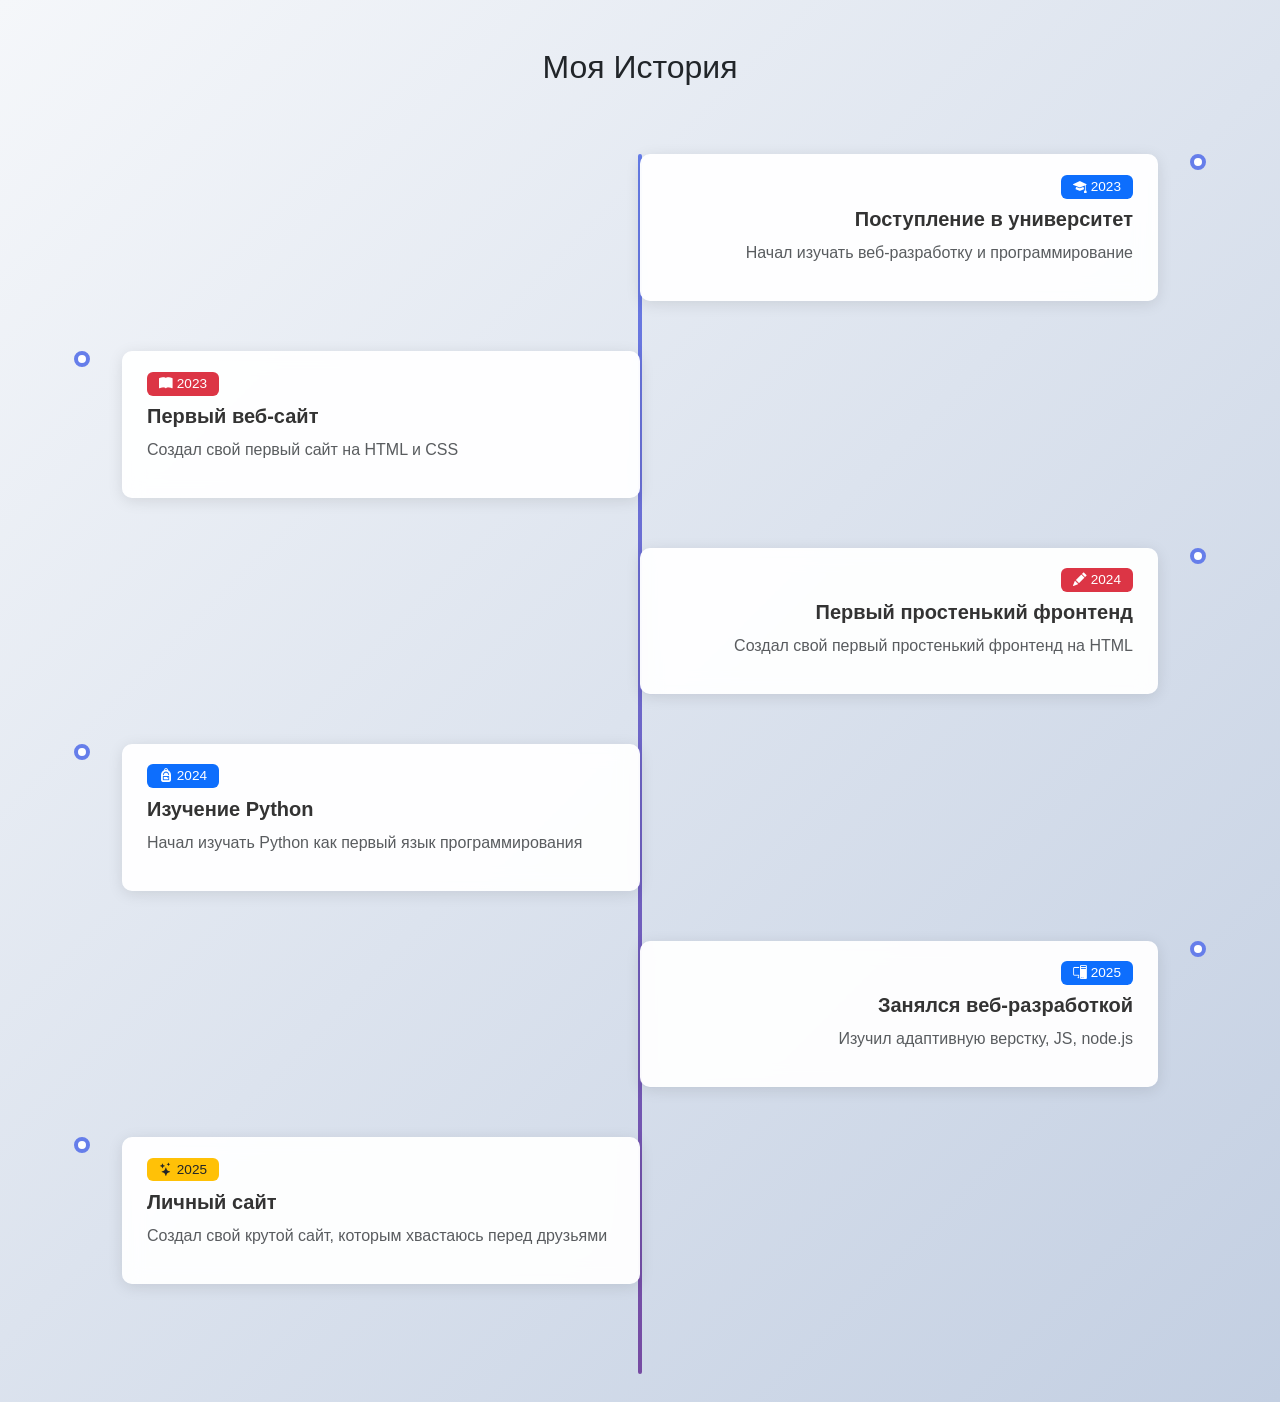
<file: timeline.html>
<!DOCTYPE html>
<html lang="ru">
<head>
    <meta charset="UTF-8" />
    <meta name="viewport" content="width=device-width, initial-scale=1.0" />
    <title>Моя история</title>
    <link 
        href="https://cdn.jsdelivr.net/npm/bootstrap@5.3.8/dist/css/bootstrap.min.css" 
        rel="stylesheet" 
        integrity="sha384-
    sRIl4kxILFvY47J16cr9ZwB07vP4J8+LH7qKQnuqkuIAvNWLzeN8tE5YBujZqJLB" 
        crossorigin="anonymous"/>
    <link rel="stylesheet"
href="https://cdn.jsdelivr.net/npm/bootstrap-icons@1.11.3/font/bootstrap-icons.min.css">
    <link rel="stylesheet" href="custom.css">
</head>
<body>
    <div class="container my-5">
        <h2 class="text-center mb-5">Моя История</h2>
        
        <div class="timeline">
            <div class="timeline-item">
                <div class="timeline-content">
                    <span class="badge bg-primary mb-2"><i class="bi bi-mortarboard-fill"></i> 2023</span>
                    <h5>Поступление в университет</h5>
                    <p class="text-muted">
                        Начал изучать веб-разработку и программирование
                    </p>
                </div>
            </div>
            
            <div class="timeline-item timeline-item-left">
                <div class="timeline-content">
                    <span class="badge bg-danger mb-2"><i class="bi bi-book-fill"></i> 2023</span>
                    <h5>Первый веб-сайт</h5>
                    <p class="text-muted">Создал свой первый сайт на HTML и CSS
                    </p>
                </div>
            </div>
            
            <div class="timeline-item">
                <div class="timeline-content">
                    <span class="badge bg-danger mb-2"><i class="bi bi-pencil-fill"></i> 2024</span>
                    <h5>Первый простенький фронтенд</h5>
                    <p class="text-muted">Создал свой первый простенький фронтенд на HTML</p>
                </div>
            </div>
            
            <div class="timeline-item timeline-item-left">
                <div class="timeline-content">
                    <span class="badge bg-primary mb-2"><i class="bi bi-backpack-fill"></i> 2024</span>
                    <h5>Изучение Python</h5>
                    <p class="text-muted">Начал изучать Python как первый язык программирования</p>
                </div>
            </div>
            
            <div class="timeline-item">
                <div class="timeline-content">
                    <span class="badge bg-primary mb-2"><i class="bi bi-pc-display"></i> 2025</span>
                    <h5>Занялся веб-разработкой</h5>
                    <p class="text-muted">Изучил адаптивную верстку, JS, node.js</p>
                </div>
            </div>
            
            <div class="timeline-item timeline-item-left">
                <div class="timeline-content">
                    <span class="badge bg-warning text-dark mb-2"><i class="bi bi-stars"></i> 2025</span>
                    <h5>Личный сайт</h5>
                    <p class="text-muted">Создал свой крутой сайт, которым хвастаюсь перед друзьями</p>
                </div>
            </div>
        </div>
    </div>

    <script 
        src="https://cdn.jsdelivr.net/npm/bootstrap@5.3.8/dist/js/bootstrap.bundle.min.js" 
        integrity="sha384-C6RzsynM9kWDrMNeT87bh95OGNyZPhcTNXj1NW7RuBCsyN/o0jlpcV8Qyq46cDfL" 
        crossorigin="anonymous"
    ></script>
</body>
</html>
</file>
<file: custom.css>
.card {
  transition: transform 0.3s ease;
}

.card:hover {
  transform: scale(1.05);
}

/* Общие стили */
body {
    font-family: "Segoe UI", Tahoma, Geneva, Verdana, sans-serif;
}

/* Кастомные цвета для навбара */
.navbar-brand {
    font-weight: bold;
    font-size: 1.5rem;
    letter-spacing: 1px;
}

.navbar-dark .navbar-nav .nav-link:hover {
    color: #ffc107 !important;
    transition: color 0.3s ease;
}

/* Улучшение Hero-секции */
#home {
    background: linear-gradient(135deg, #667eea 0%, #764ba2 100%);
    color: white;
    min-height: 400px;
    display: flex;
    align-items: center;
}

#home h1 {
    color: white;
}

#home .lead {
    color: rgba(255, 255, 255, 0.9);
}

#home .btn {
    box-shadow: 0 4px 15px rgba(0, 0, 0, 0.2);
    transition: transform 0.3s ease;
}

#home .btn:hover {
    transform: translateY(-3px);
    box-shadow: 0 6px 20px rgba(0, 0, 0, 0.3);
}

/* Анимация для карточек */
.card {
    transition: transform 0.3s ease, box-shadow 0.3s ease;
}

.card:hover {
    transform: translateY(-10px);
    box-shadow: 0 10px 30px rgba(0, 0, 0, 0.15) !important;
}

/* Стилизация кнопок */
.btn {
    border-radius: 25px;
    padding: 10px 30px;
    font-weight: 500;
    transition: all 0.3s ease;
}

/* Улучшение формы */
.form-control:focus {
    border-color: #667eea;
    box-shadow: 0 0 0 0.2rem rgba(102, 126, 234, 0.25);
}

/* Анимация для бейджей */
.badge {
    padding: 8px 15px;
    font-size: 0.9rem;
    font-weight: 500;
    transition: transform 0.2s ease;
}

.badge:hover {
    transform: scale(1.1);
    cursor: pointer;
}

/* Стилизация прогресс-баров */
.progress {
    height: 25px;
    border-radius: 15px;
    background-color: #e9ecef;
}

.progress-bar {
    border-radius: 15px;
    font-weight: bold;
    line-height: 25px;
}

/* Улучшение аккордеона */
.accordion-button:not(.collapsed) {
    background-color: #667eea;
    color: white;
}

.accordion-button:focus {
    box-shadow: none;
    border-color: #667eea;
}

/* Футер */
footer {
    background-color: #212529;
    color: white;
    padding: 40px 0;
    margin-top: 80px;
}

footer h5 {
    color: #ffc107;
    margin-bottom: 20px;
}

footer a {
    color: rgba(255, 255, 255, 0.7);
    text-decoration: none;
    transition: color 0.3s ease;
}

footer a:hover {
    color: #ffc107;
}

/* Адаптивность */
@media (max-width: 768px) {
    #home {
        min-height: 300px;
    }

    #home h1 {
        font-size: 2rem;
    }

    .card {
        margin-bottom: 20px;
    }
}

/* ВРЕМЕННАЯ ШКАЛА */
.timeline {
    position: relative;
    padding: 20px 0;
}

/* Центральная линия */
.timeline::before {
    content: '';
    position: absolute;
    left: 50%;
    transform: translateX(-50%);
    width: 4px;
    height: 100%;
    background: linear-gradient(180deg, #667eea 0%, #764ba2 100%);
    border-radius: 2px;
}

/* Контейнер события */
.timeline-item {
    position: relative;
    margin-bottom: 50px;
    width: 50%;
    padding-right: 40px;
    text-align: right;
    margin-left: 50%;
}

/* Левые элементы */
.timeline-item-left {
    margin-left: 0 !important;
    padding-right: 0;
    padding-left: 40px;
    text-align: left;
}

/* Круглые точки на линии */
.timeline-item::before {
    content: '';
    position: absolute;
    right: -8px;
    top: 0;
    width: 16px;
    height: 16px;
    background: white;
    border: 4px solid #667eea;
    border-radius: 50%;
    z-index: 1;
    transition: transform 0.3s ease;
}

/* Точки для левых элементов */
.timeline-item-left::before {
    right: auto;
    left: -8px;
}

/* Увеличение точки при наведении */
.timeline-item:hover::before {
    transform: scale(1.5);
    background: #667eea;
}

/* Карточка с контентом */
.timeline-content {
    background: white;
    padding: 20px 25px;
    border-radius: 10px;
    box-shadow: 0 3px 15px rgba(0, 0, 0, 0.1);
    transition: all 0.3s ease;
}

.timeline-content:hover {
    transform: translateY(-5px);
    box-shadow: 0 8px 25px rgba(0, 0, 0, 0.15);
}

.timeline-content h5 {
    color: #333;
    margin-bottom: 10px;
    font-weight: 600;
}

.timeline-content .badge {
    font-size: 0.85rem;
    padding: 5px 12px;
}

/* Анимация пульсации для точек */
@keyframes pulse {
    0%, 100% {
        box-shadow: 0 0 0 0 rgba(102, 126, 234, 0.7);
    }
    50% {
        box-shadow: 0 0 0 10px rgba(102, 126, 234, 0);
    }
}

.timeline-item::before {
    animation: pulse 2s infinite;
}

/* Мобильная версия */
@media (max-width: 768px) {
    /* Линия слева */
    .timeline::before {
        left: 20px;
    }

    /* Все элементы слева */
    .timeline-item,
    .timeline-item-left {
        width: 100%;
        margin-left: 0 !important;
        padding-left: 60px;
        padding-right: 0;
        text-align: left;
    }

    /* Точки слева */
    .timeline-item::before,
    .timeline-item-left::before {
        left: 12px;
        right: auto;
    }
}

/* Градиентный фон для страницы */
body {
    background: linear-gradient(135deg, #f5f7fa 0%, #c3cfe2 100%);
    min-height: 100vh;
}

.timeline-content {
    background: rgba(255, 255, 255, 0.95);
    backdrop-filter: blur(10px);
}

body {
    background: linear-gradient(135deg, #f5f7fa 0%, #c3cfe2 100%);
    min-height: 100vh;
}

.timeline-content {
    background: rgba(255, 255, 255, 0.95);
    backdrop-filter: blur(10px);
}

.timeline-item::before {
    animation: pulse 2s infinite;
}
</file>
